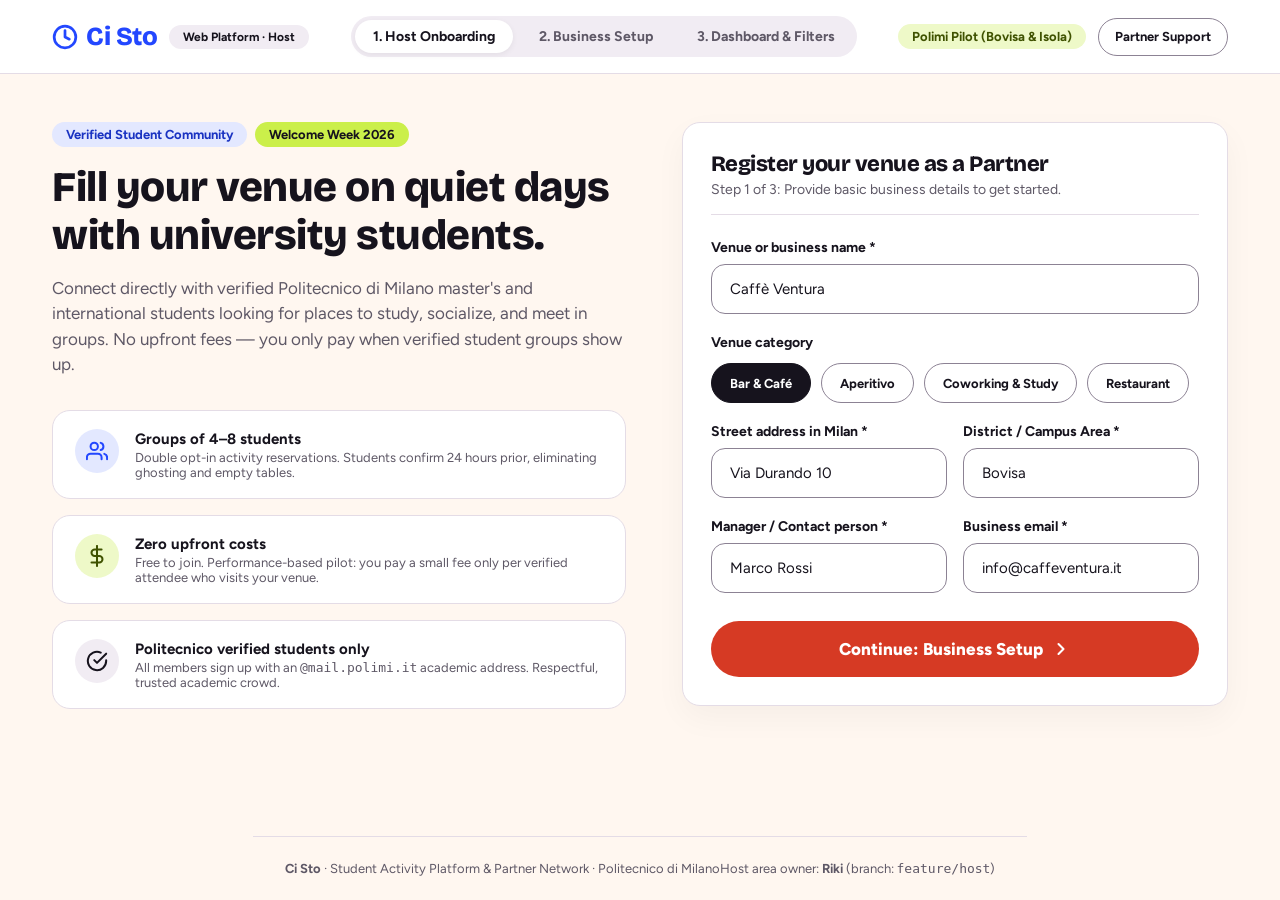
<file: host/index.html>
<!DOCTYPE html>
<html lang="en">
<head>
  <meta charset="UTF-8">
  <meta name="viewport" content="width=device-width, initial-scale=1.0">
  <title>Ci Sto · Host Partner Web Platform</title>
  <!-- Google Fonts: Bricolage Grotesque & Figtree -->
  <link rel="preconnect" href="https://fonts.googleapis.com">
  <link rel="preconnect" href="https://fonts.gstatic.com" crossorigin>
  <link href="https://fonts.googleapis.com/css2?family=Bricolage+Grotesque:opsz,wght@12..96,600;700;800&family=Figtree:wght@400;500;600;700;800&display=swap" rel="stylesheet">
  <link rel="stylesheet" href="tokens.css">
  <style>
    /* Desktop Web Layout Architecture */
    .header-wrapper {
      width: 100%;
      background: var(--color-white);
      border-bottom: 1.5px solid var(--color-line);
      position: sticky;
      top: 0;
      z-index: 100;
    }

    .header-content {
      max-width: var(--desktop-max-width);
      margin: 0 auto;
      padding: 16px 32px;
      display: flex;
      justify-content: space-between;
      align-items: center;
    }

    .brand-group {
      display: flex;
      align-items: center;
      gap: 12px;
    }

    .brand-logo {
      font-size: 26px;
      color: var(--color-blue);
      text-decoration: none;
      display: flex;
      align-items: center;
      gap: 8px;
    }

    .nav-tabs {
      display: flex;
      align-items: center;
      gap: 8px;
      background: var(--color-surface-2);
      padding: 4px;
      border-radius: var(--radius-pill);
    }

    .nav-tab-btn {
      border: none;
      background: transparent;
      padding: 8px 18px;
      border-radius: var(--radius-pill);
      font-family: var(--font-body);
      font-size: 14px;
      font-weight: 700;
      color: var(--color-muted);
      cursor: pointer;
      transition: all 0.15s ease;
      display: flex;
      align-items: center;
      gap: 6px;
    }

    .nav-tab-btn.active {
      background: var(--color-white);
      color: var(--color-ink);
      box-shadow: 0 2px 6px rgba(0, 0, 0, 0.06);
    }

    .page-main {
      max-width: var(--desktop-max-width);
      width: 100%;
      margin: 0 auto;
      padding: 48px 32px 80px;
      flex: 1;
    }

    /* 2-Column Desktop Grid */
    .desktop-grid {
      display: grid;
      grid-template-columns: 1.05fr 1fr;
      gap: 56px;
      align-items: start;
    }

    .desktop-dashboard-grid {
      display: grid;
      grid-template-columns: 1.1fr 1fr;
      gap: 40px;
      align-items: start;
    }

    .view-section {
      display: none;
      animation: fadeIn 0.25s ease-out;
    }

    .view-section.active {
      display: block;
    }

    @keyframes fadeIn {
      from { opacity: 0; transform: translateY(8px); }
      to { opacity: 1; transform: translateY(0); }
    }

    /* Feature Value Cards on Desktop */
    .value-cards-list {
      display: flex;
      flex-direction: column;
      gap: 16px;
      margin-top: 32px;
    }

    .value-card {
      background: var(--color-white);
      border: 1.5px solid var(--color-line);
      border-radius: var(--radius-card);
      padding: 18px 22px;
      display: flex;
      gap: 16px;
      align-items: flex-start;
    }

    .value-icon-circle {
      width: 44px;
      height: 44px;
      border-radius: 50%;
      background: var(--color-blue-tint);
      color: var(--color-blue);
      display: flex;
      align-items: center;
      justify-content: center;
      flex-shrink: 0;
    }

    .chips-group {
      display: flex;
      flex-wrap: wrap;
      gap: 10px;
      margin-top: 4px;
    }

    .form-row {
      display: grid;
      grid-template-columns: 1fr 1fr;
      gap: 16px;
    }

    /* KPI Grid on Dashboard */
    .kpi-row {
      display: grid;
      grid-template-columns: repeat(4, 1fr);
      gap: 16px;
      margin-bottom: 32px;
    }

    .kpi-card {
      background: var(--color-white);
      border: 1.5px solid var(--color-line);
      border-radius: var(--radius-card);
      padding: 20px;
    }

    .kpi-number {
      font-size: 32px;
      font-weight: 800;
      font-family: var(--font-title);
      color: var(--color-blue);
      letter-spacing: -0.5px;
    }

    .kpi-label {
      font-size: 13px;
      font-weight: 600;
      color: var(--color-muted);
      margin-top: 4px;
    }

    /* Live Preview Component Card */
    .preview-phone-frame {
      background: var(--color-surface-2);
      border: 2px dashed var(--color-field-border);
      border-radius: var(--radius-large-card);
      padding: 28px;
    }

    .mockup-card {
      background: var(--color-white);
      border-radius: var(--radius-card);
      border: 1.5px solid var(--color-line);
      overflow: hidden;
      box-shadow: 0 8px 24px rgba(22, 19, 29, 0.06);
    }

    .mockup-img-placeholder {
      height: 180px;
      background: linear-gradient(135deg, #2347FF 0%, #1A33C2 100%);
      padding: 20px;
      display: flex;
      flex-direction: column;
      justify-content: space-between;
      color: white;
    }

    .footer-bar {
      max-width: var(--desktop-max-width);
      margin: 0 auto;
      padding: 24px 32px;
      border-top: 1px solid var(--color-line);
      display: flex;
      justify-content: space-between;
      align-items: center;
      font-size: 13px;
      color: var(--color-muted);
    }
  </style>
</head>
<body>

  <!-- ============================================== -->
  <!-- DESKTOP TOP NAVIGATION                         -->
  <!-- ============================================== -->
  <header class="header-wrapper" role="banner">
    <div class="header-content">
      <div class="brand-group">
        <a href="#" class="brand-logo title-bricolage" aria-label="Ci Sto Platform">
          <svg width="26" height="26" viewBox="0 0 24 24" fill="none" stroke="currentColor" stroke-width="2.5" stroke-linecap="round" stroke-linejoin="round">
            <circle cx="12" cy="12" r="10"></circle>
            <path d="M12 6v6l4 2"></path>
          </svg>
          Ci Sto
        </a>
        <span class="badge badge-surface" style="font-size: 12px;">Web Platform · Host</span>
      </div>

      <!-- Navigation Steps Tabs -->
      <nav class="nav-tabs" aria-label="Desktop steps navigation">
        <button type="button" id="tab-1" class="nav-tab-btn active">
          <span>1. Host Onboarding</span>
        </button>
        <button type="button" id="tab-2" class="nav-tab-btn">
          <span>2. Business Setup</span>
        </button>
        <button type="button" id="tab-3" class="nav-tab-btn">
          <span>3. Dashboard & Filters</span>
        </button>
      </nav>

      <!-- Right Support Pill -->
      <div style="display: flex; align-items: center; gap: 12px;">
        <span class="badge badge-lime-tint">Polimi Pilot (Bovisa & Isola)</span>
        <button type="button" class="btn-outline" style="height: 38px; font-size: 13px; padding: 0 16px;">
          Partner Support
        </button>
      </div>
    </div>
  </header>

  <!-- ============================================== -->
  <!-- MAIN DESKTOP CONTENT                           -->
  <!-- ============================================== -->
  <main class="page-main" role="main">

    <!-- ============================================== -->
    <!-- VIEW 1: HOST ONBOARDING (DESKTOP)              -->
    <!-- ============================================== -->
    <section id="step-onboarding" class="view-section active" aria-labelledby="hero-title">
      <div class="desktop-grid">
        
        <!-- Left Column: Hero & Value Props -->
        <div>
          <div style="display: flex; gap: 8px; margin-bottom: 16px;">
            <span class="badge badge-blue-tint">Verified Student Community</span>
            <span class="badge badge-lime">Welcome Week 2026</span>
          </div>

          <h1 id="hero-title" class="title-bricolage" style="font-size: 42px; line-height: 1.15; margin-bottom: 16px;">
            Fill your venue on quiet days with university students.
          </h1>

          <p class="body-figtree" style="font-size: 17px; line-height: 1.5; color: var(--color-muted); margin-bottom: 24px;">
            Connect directly with verified Politecnico di Milano master's and international students looking for places to study, socialize, and meet in groups. No upfront fees — you only pay when verified student groups show up.
          </p>

          <!-- Value feature cards -->
          <div class="value-cards-list">
            <div class="value-card">
              <div class="value-icon-circle">
                <svg width="22" height="22" viewBox="0 0 24 24" fill="none" stroke="currentColor" stroke-width="2.2" stroke-linecap="round" stroke-linejoin="round">
                  <path d="M17 21v-2a4 4 0 0 0-4-4H5a4 4 0 0 0-4 4v2"></path>
                  <circle cx="9" cy="7" r="4"></circle>
                  <path d="M23 21v-2a4 4 0 0 0-3-3.87"></path>
                  <path d="M16 3.13a4 4 0 0 1 0 7.75"></path>
                </svg>
              </div>
              <div>
                <strong style="font-size: 15px; color: var(--color-ink);">Groups of 4–8 students</strong>
                <p style="font-size: 13px; color: var(--color-muted); margin-top: 2px;">
                  Double opt-in activity reservations. Students confirm 24 hours prior, eliminating ghosting and empty tables.
                </p>
              </div>
            </div>

            <div class="value-card">
              <div class="value-icon-circle" style="background: var(--color-lime-tint); color: var(--color-lime-text);">
                <svg width="22" height="22" viewBox="0 0 24 24" fill="none" stroke="currentColor" stroke-width="2.2" stroke-linecap="round" stroke-linejoin="round">
                  <line x1="12" y1="1" x2="12" y2="23"></line>
                  <path d="M17 5H9.5a3.5 3.5 0 0 0 0 7h5a3.5 3.5 0 0 1 0 7H6"></path>
                </svg>
              </div>
              <div>
                <strong style="font-size: 15px; color: var(--color-ink);">Zero upfront costs</strong>
                <p style="font-size: 13px; color: var(--color-muted); margin-top: 2px;">
                  Free to join. Performance-based pilot: you pay a small fee only per verified attendee who visits your venue.
                </p>
              </div>
            </div>

            <div class="value-card">
              <div class="value-icon-circle" style="background: var(--color-surface-2); color: var(--color-ink);">
                <svg width="22" height="22" viewBox="0 0 24 24" fill="none" stroke="currentColor" stroke-width="2.2" stroke-linecap="round" stroke-linejoin="round">
                  <path d="M22 11.08V12a10 10 0 1 1-5.93-9.14"></path>
                  <polyline points="22 4 12 14.01 9 11.01"></polyline>
                </svg>
              </div>
              <div>
                <strong style="font-size: 15px; color: var(--color-ink);">Politecnico verified students only</strong>
                <p style="font-size: 13px; color: var(--color-muted); margin-top: 2px;">
                  All members sign up with an <code>@mail.polimi.it</code> academic address. Respectful, trusted academic crowd.
                </p>
              </div>
            </div>
          </div>
        </div>

        <!-- Right Column: Registration Card -->
        <div class="card" style="box-shadow: 0 12px 32px rgba(22, 19, 29, 0.04);">
          <div style="border-bottom: 1.5px solid var(--color-line); padding-bottom: 16px; margin-bottom: 24px;">
            <h2 class="title-bricolage" style="font-size: 22px; color: var(--color-ink);">
              Register your venue as a Partner
            </h2>
            <p style="font-size: 14px; color: var(--color-muted); margin-top: 4px;">
              Step 1 of 3: Provide basic business details to get started.
            </p>
          </div>

          <div class="input-group">
            <label for="venue-name">Venue or business name *</label>
            <input type="text" id="venue-name" class="text-input" placeholder="e.g. Caffè Ventura, Bar Lumen..." value="Caffè Ventura">
          </div>

          <div class="input-group">
            <label>Venue category</label>
            <div class="chips-group" id="chips-category" role="group" aria-label="Select venue type">
              <button type="button" class="chip active" data-val="Bar & Café">Bar & Café</button>
              <button type="button" class="chip" data-val="Aperitivo">Aperitivo</button>
              <button type="button" class="chip" data-val="Coworking & Study">Coworking & Study</button>
              <button type="button" class="chip" data-val="Restaurant">Restaurant</button>
            </div>
          </div>

          <div class="form-row">
            <div class="input-group">
              <label for="venue-address">Street address in Milan *</label>
              <input type="text" id="venue-address" class="text-input" placeholder="e.g. Via Durando 10" value="Via Durando 10">
            </div>
            <div class="input-group">
              <label for="venue-district">District / Campus Area *</label>
              <input type="text" id="venue-district" class="text-input" placeholder="e.g. Bovisa, Isola..." value="Bovisa">
            </div>
          </div>

          <div class="form-row">
            <div class="input-group">
              <label for="contact-name">Manager / Contact person *</label>
              <input type="text" id="contact-name" class="text-input" placeholder="e.g. Marco Rossi" value="Marco Rossi">
            </div>
            <div class="input-group">
              <label for="contact-email">Business email *</label>
              <input type="email" id="contact-email" class="text-input" placeholder="manager@venue.com" value="info@caffeventura.it">
            </div>
          </div>

          <div style="margin-top: 8px;">
            <button type="button" id="btn-to-step-2" class="btn-primary" style="width: 100%;">
              <span>Continue: Business Setup</span>
              <svg width="20" height="20" viewBox="0 0 24 24" fill="none" stroke="currentColor" stroke-width="2.5" stroke-linecap="round" stroke-linejoin="round">
                <polyline points="9 18 15 12 9 6"></polyline>
              </svg>
            </button>
          </div>
        </div>

      </div>
    </section>

    <!-- ============================================== -->
    <!-- VIEW 2: BUSINESS SETUP (DESKTOP)               -->
    <!-- ============================================== -->
    <section id="step-setup" class="view-section" aria-labelledby="setup-title">
      <div class="desktop-grid">

        <!-- Left Column: Business Setup Form -->
        <div class="card">
          <div style="border-bottom: 1.5px solid var(--color-line); padding-bottom: 16px; margin-bottom: 24px;">
            <div style="display: flex; justify-content: space-between; align-items: baseline;">
              <h2 id="setup-title" class="title-bricolage" style="font-size: 24px;">
                Configure group availability & perks
              </h2>
              <span class="badge badge-surface">Step 2 of 3</span>
            </div>
            <p style="font-size: 14px; color: var(--color-muted); margin-top: 4px;">
              Specify how many students you can comfortably seat and set up special offers for Ci Sto Plus members.
            </p>
          </div>

          <!-- Capacity -->
          <div class="input-group">
            <label>Reserved spots per group table</label>
            <div class="chips-group" id="chips-capacity" role="group">
              <button type="button" class="chip" data-val="4-6">4–6 spots</button>
              <button type="button" class="chip active" data-val="6-8">6–8 spots (Standard)</button>
              <button type="button" class="chip" data-val="8-12">8–12 spots</button>
              <button type="button" class="chip" data-val="12+">12+ spots (Entire room)</button>
            </div>
          </div>

          <!-- Time slots -->
          <div class="input-group">
            <label>Preferred time slots for student group visits</label>
            <div class="chips-group" id="chips-time" role="group">
              <button type="button" class="chip" data-val="Morning">Morning Coffee (08:30–12:00)</button>
              <button type="button" class="chip" data-val="Afternoon">Afternoon Study (14:00–18:00)</button>
              <button type="button" class="chip active" data-val="Aperitivo">Evening Aperitivo (18:30–21:00)</button>
              <button type="button" class="chip" data-val="Late Night">Late Night (21:30+)</button>
            </div>
          </div>

          <!-- Ci Sto Plus perk builder -->
          <div class="notice-box" role="status" style="border-radius: var(--radius-card); padding: 18px 20px;">
            <div style="display: flex; align-items: center; gap: 8px; margin-bottom: 8px;">
              <span class="badge badge-lime">Ci Sto Plus Deal</span>
              <strong style="color: var(--color-ink);">Official Member Benefit</strong>
            </div>
            <p style="font-size: 13px; color: var(--color-blue-dark); line-height: 1.45;">
              Ci Sto Plus subscribers unlock partner discounts nearby. Participating venues receive priority placement on student map searches.
            </p>
          </div>

          <div class="input-group">
            <label for="perk-title">Proposed deal or discount headline</label>
            <input type="text" id="perk-title" class="text-input" placeholder="e.g. -20% on coffee & evening aperitivo" value="-20% on coffee & evening drinks">
          </div>

          <div class="form-row">
            <div class="input-group">
              <label for="instagram-url">Instagram handle or photos</label>
              <input type="text" id="instagram-url" class="text-input" placeholder="@yourvenue" value="@caffeventura_milano">
            </div>
            <div class="input-group">
              <label for="booking-notice">Advance booking notice</label>
              <input type="text" id="booking-notice" class="text-input" placeholder="e.g. 24 hours prior" value="24 hours before">
            </div>
          </div>

          <div style="display: flex; gap: 14px; margin-top: 16px;">
            <button type="button" id="btn-back-to-1" class="btn-outline" style="width: 35%;">← Back to Details</button>
            <button type="button" id="btn-to-step-3" class="btn-primary" style="width: 65%;">
              <span>Go to Host Filters & Dashboard →</span>
            </button>
          </div>
        </div>

        <!-- Right Column: Live Student Feed Preview -->
        <div class="preview-phone-frame">
          <div style="display: flex; justify-content: space-between; align-items: center; margin-bottom: 16px;">
            <span style="font-size: 13px; font-weight: 800; color: var(--color-muted); text-transform: uppercase; letter-spacing: 0.5px;">
              Live Student Feed Preview
            </span>
            <span class="badge badge-lime-tint">How students see your venue</span>
          </div>

          <div class="mockup-card">
            <div class="mockup-img-placeholder">
              <div style="display: flex; justify-content: space-between; align-items: center;">
                <span class="badge badge-lime" style="font-size: 11px;">Partner Venue</span>
                <span class="badge" style="background: rgba(0,0,0,0.4); color: white; font-size: 11px;">120m from Polimi</span>
              </div>
              <div>
                <span style="font-size: 12px; font-weight: 600; opacity: 0.9;">Bovisa Campus Area</span>
                <h3 id="preview-venue-name" class="title-bricolage" style="font-size: 22px; color: white;">Caffè Ventura</h3>
              </div>
            </div>

            <div style="padding: 20px;">
              <div style="display: flex; justify-content: space-between; align-items: center; margin-bottom: 12px;">
                <span id="preview-perk-badge" class="badge badge-lime-tint" style="font-size: 13px;">
                  −20% with Ci Sto Plus
                </span>
                <span style="font-size: 13px; font-weight: 700; color: var(--color-success);">
                  Open until 23:00
                </span>
              </div>

              <p style="font-size: 14px; color: var(--color-muted); line-height: 1.45; margin-bottom: 16px;">
                Spacious student-friendly tables, fast Wi-Fi, and reserved areas for Politecnico study sessions and evening drinks.
              </p>

              <div style="border-top: 1px solid var(--color-line); padding-top: 14px; display: flex; justify-content: space-between; align-items: center; font-size: 12px; color: var(--color-muted);">
                <span>👥 Reserved for groups: <strong>6–8 spots</strong></span>
                <span>⭐ Vibe score: <strong>4.9/5</strong></span>
              </div>
            </div>
          </div>
        </div>

      </div>
    </section>

    <!-- ============================================== -->
    <!-- VIEW 3: HOST DASHBOARD & FILTERS (DESKTOP)     -->
    <!-- ============================================== -->
    <section id="step-filters" class="view-section" aria-labelledby="dash-title">
      
      <!-- Top Title and Status Header -->
      <div style="display: flex; justify-content: space-between; align-items: center; margin-bottom: 28px;">
        <div>
          <h1 id="dash-title" class="title-bricolage" style="font-size: 32px;">
            Host Dashboard & Filters
          </h1>
          <p style="font-size: 15px; color: var(--color-muted); margin-top: 4px;">
            Manage venue filters, view incoming student group reservations, and track pilot performance.
          </p>
        </div>
        <div style="display: flex; align-items: center; gap: 10px;">
          <span class="badge badge-lime" style="font-size: 14px; padding: 8px 18px;">
            ● Active Partner (Bovisa)
          </span>
          <button type="button" id="btn-back-to-setup" class="btn-outline" style="height: 42px; font-size: 13px;">
            Edit Venue Settings
          </button>
        </div>
      </div>

      <!-- Desktop 4-KPI Row -->
      <div class="kpi-row">
        <div class="kpi-card">
          <div class="kpi-number">24</div>
          <div class="kpi-label">Polimi Students Hosted</div>
        </div>
        <div class="kpi-card">
          <div class="kpi-number">5</div>
          <div class="kpi-label">Confirmed Group Plans</div>
        </div>
        <div class="kpi-card">
          <div class="kpi-number">€340</div>
          <div class="kpi-label">Estimated Food & Drink Spend</div>
        </div>
        <div class="kpi-card">
          <div class="kpi-number">4.9 ★</div>
          <div class="kpi-label">Student Vibe Score</div>
        </div>
      </div>

      <!-- 2-Column Dashboard Grid -->
      <div class="desktop-dashboard-grid">

        <!-- Column A: Filters Management Card -->
        <div class="card">
          <div style="border-bottom: 1.5px solid var(--color-line); padding-bottom: 16px; margin-bottom: 24px; display: flex; justify-content: space-between; align-items: center;">
            <div>
              <h2 class="title-bricolage" style="font-size: 20px;">Accepted Plan Filters</h2>
              <p style="font-size: 13px; color: var(--color-muted);">Only allow student plans that match these criteria to reserve your venue.</p>
            </div>
            <span class="badge badge-lime-tint">Auto-filter active</span>
          </div>

          <!-- Language Filter -->
          <div class="input-group">
            <label>Student group language</label>
            <div class="chips-group" id="filter-lang" role="group">
              <button type="button" class="chip active" data-val="all">All languages</button>
              <button type="button" class="chip" data-val="it">Italian only</button>
              <button type="button" class="chip" data-val="en">English / International</button>
            </div>
          </div>

          <!-- Faculty Filter -->
          <div class="input-group">
            <label>Politecnico field of study</label>
            <div class="chips-group" id="filter-faculty" role="group">
              <button type="button" class="chip active" data-val="all">All fields</button>
              <button type="button" class="chip" data-val="design">Design</button>
              <button type="button" class="chip" data-val="ing">Engineering</button>
              <button type="button" class="chip" data-val="arch">Architecture</button>
            </div>
          </div>

          <!-- Budget Bracket -->
          <div class="input-group">
            <label>Budget bracket per student</label>
            <div class="chips-group" id="filter-budget" role="group">
              <button type="button" class="chip active" data-val="free">Free / Regular order</button>
              <button type="button" class="chip" data-val="under10">Under €10</button>
              <button type="button" class="chip" data-val="10-20">€10–€20</button>
            </div>
          </div>

          <!-- Minimum Notice -->
          <div class="input-group">
            <label>Double opt-in & Confirmation rule</label>
            <div style="background: var(--color-surface-2); border-radius: var(--radius-small-card); padding: 14px; font-size: 13px; color: var(--color-ink); line-height: 1.4;">
              ✓ Groups must confirm attendance <strong>24 hours before</strong>.<br>
              ✓ Minimum 4 students, maximum 8 students per table.
            </div>
          </div>

          <button type="button" id="btn-save-filters" class="btn-secondary" style="width: 100%; margin-top: 8px;">
            Save & Update Filter Preferences
          </button>
        </div>

        <!-- Column B: Live Plans Calendar & Upcoming Bookings -->
        <div>
          <div style="display: flex; justify-content: space-between; align-items: center; margin-bottom: 16px;">
            <h2 class="title-bricolage" style="font-size: 20px;">Upcoming Student Visits</h2>
            <span style="font-size: 13px; color: var(--color-blue); font-weight: 700;">2 reservations this week</span>
          </div>

          <div style="display: flex; flex-direction: column; gap: 16px;">
            
            <!-- Reservation 1 -->
            <div class="card card-highlight">
              <div style="display: flex; justify-content: space-between; align-items: flex-start; margin-bottom: 10px;">
                <div>
                  <span class="badge badge-lime-tint" style="font-size: 11px; margin-bottom: 6px;">7/8 Confirmed</span>
                  <h3 class="title-bricolage" style="font-size: 18px; color: var(--color-ink);">Welcome Design Aperitivo</h3>
                </div>
                <span style="font-size: 14px; font-weight: 800; color: var(--color-blue);">Thu 20 Nov · 19:30</span>
              </div>
              <p style="font-size: 13px; color: var(--color-muted); line-height: 1.45; margin-bottom: 14px;">
                Organizer: <strong>Elena</strong> (Politecnico Design Master) · Table reserved for 8 · Budget: Under €10 aperitivo.
              </p>
              <div style="display: flex; gap: 10px;">
                <button type="button" class="btn-secondary" style="height: 38px; font-size: 13px; padding: 0 16px;">
                  Confirm Table Ready
                </button>
                <button type="button" class="btn-outline" style="height: 38px; font-size: 13px; padding: 0 14px;">
                  Message Group
                </button>
              </div>
            </div>

            <!-- Reservation 2 -->
            <div class="card">
              <div style="display: flex; justify-content: space-between; align-items: flex-start; margin-bottom: 10px;">
                <div>
                  <span class="badge badge-blue-tint" style="font-size: 11px; margin-bottom: 6px;">4/6 Confirmed</span>
                  <h3 class="title-bricolage" style="font-size: 18px; color: var(--color-ink);">Study & Coffee Sprint</h3>
                </div>
                <span style="font-size: 14px; font-weight: 800; color: var(--color-ink);">Fri 21 Nov · 15:00</span>
              </div>
              <p style="font-size: 13px; color: var(--color-muted); line-height: 1.45; margin-bottom: 14px;">
                Organizer: <strong>Matteo</strong> (Management Engineering) · 4 students with laptops · Afternoon study slot.
              </p>
              <div style="display: flex; gap: 10px;">
                <button type="button" class="btn-outline" style="height: 38px; font-size: 13px; padding: 0 14px;">
                  View Plan Details
                </button>
              </div>
            </div>

          </div>
        </div>

      </div>
    </section>

  </main>

  <!-- Desktop Footer -->
  <footer class="footer-bar">
    <div>
      <strong>Ci Sto</strong> · Student Activity Platform & Partner Network · Politecnico di Milano
    </div>
    <div>
      Host area owner: <strong>Riki</strong> (branch: <code>feature/host</code>)
    </div>
  </footer>

  <script src="host.js"></script>
</body>
</html>
</file>
<file: host/tokens.css>
/* Ci Sto Design System - Host Web Platform Tokens & Desktop Layout */
:root {
  /* Colour Tokens */
  --color-blue: #2347FF;
  --color-blue-dark: #1A33C2;
  --color-blue-tint: #E3E8FF;
  --color-lime: #CBEF4A;
  --color-lime-tint: #EEF9C8;
  --color-lime-text: #3F5200;
  --color-ink: #16131D;
  --color-cream: #FFF7F0;
  --color-white: #FFFFFF;
  --color-ci-sto-red: #D63A24;
  --color-muted: #5E5866;
  --color-line: #E4DCE6;
  --color-surface-2: #F1ECF3;
  --color-field-border: #8C8294;
  --color-success: #3F7A1F;

  /* Typography */
  --font-title: 'Bricolage Grotesque', sans-serif;
  --font-body: 'Figtree', sans-serif;

  /* Radii */
  --radius-pill: 999px;
  --radius-large-card: 22px;
  --radius-card: 18px;
  --radius-small-card: 14px;

  /* Max Container Width for Desktop */
  --desktop-max-width: 1240px;
}

* {
  box-sizing: border-box;
  margin: 0;
  padding: 0;
}

body {
  background-color: var(--color-cream);
  color: var(--color-ink);
  font-family: var(--font-body);
  -webkit-font-smoothing: antialiased;
  min-height: 100vh;
  display: flex;
  flex-direction: column;
}

/* Accessibility Focus Ring */
button:focus-visible,
input:focus-visible,
select:focus-visible,
[tabindex]:focus-visible {
  outline: 3px solid var(--color-blue);
  outline-offset: 2px;
}

/* Typography styles */
.title-bricolage {
  font-family: var(--font-title);
  font-weight: 800;
  letter-spacing: -0.5px;
}

.body-figtree {
  font-family: var(--font-body);
}

/* Reusable Components */
.btn-primary {
  height: 56px;
  border-radius: var(--radius-pill);
  background-color: var(--color-ci-sto-red);
  color: var(--color-white);
  font-family: var(--font-body);
  font-size: 17px;
  font-weight: 800;
  border: none;
  cursor: pointer;
  display: inline-flex;
  align-items: center;
  justify-content: center;
  gap: 8px;
  padding: 0 32px;
  transition: transform 0.15s ease, opacity 0.15s ease, box-shadow 0.15s ease;
  min-width: 44px;
  min-height: 44px;
}

.btn-primary:hover {
  opacity: 0.95;
  box-shadow: 0 4px 14px rgba(214, 58, 36, 0.25);
}

.btn-primary:active {
  transform: scale(0.98);
}

.btn-secondary {
  height: 48px;
  border-radius: var(--radius-pill);
  background-color: var(--color-blue);
  color: var(--color-white);
  font-family: var(--font-body);
  font-size: 15px;
  font-weight: 800;
  border: none;
  cursor: pointer;
  display: inline-flex;
  align-items: center;
  justify-content: center;
  gap: 8px;
  padding: 0 24px;
  transition: background-color 0.15s ease;
}

.btn-secondary:hover {
  background-color: var(--color-blue-dark);
}

.btn-outline {
  height: 48px;
  border-radius: var(--radius-pill);
  background-color: transparent;
  color: var(--color-ink);
  font-family: var(--font-body);
  font-size: 15px;
  font-weight: 700;
  border: 1.5px solid var(--color-field-border);
  cursor: pointer;
  display: inline-flex;
  align-items: center;
  justify-content: center;
  padding: 0 20px;
  transition: all 0.15s ease;
}

.btn-outline:hover {
  border-color: var(--color-ink);
  background-color: var(--color-surface-2);
}

.badge {
  display: inline-flex;
  align-items: center;
  gap: 6px;
  padding: 6px 14px;
  border-radius: var(--radius-pill);
  font-size: 13px;
  font-weight: 700;
  line-height: 1;
}

.badge-lime {
  background-color: var(--color-lime);
  color: var(--color-ink);
}

.badge-lime-tint {
  background-color: var(--color-lime-tint);
  color: var(--color-lime-text);
}

.badge-blue-tint {
  background-color: var(--color-blue-tint);
  color: var(--color-blue-dark);
}

.badge-surface {
  background-color: var(--color-surface-2);
  color: var(--color-ink);
}

.chip {
  min-height: 40px;
  padding: 8px 18px;
  border-radius: var(--radius-pill);
  border: 1.5px solid var(--color-field-border);
  background-color: var(--color-white);
  color: var(--color-ink);
  font-family: var(--font-body);
  font-size: 13px;
  font-weight: 700;
  cursor: pointer;
  display: inline-flex;
  align-items: center;
  justify-content: center;
  transition: all 0.15s ease;
  user-select: none;
}

.chip.active {
  background-color: var(--color-ink);
  color: var(--color-white);
  border-color: var(--color-ink);
}

.chip:hover:not(.active) {
  border-color: var(--color-ink);
}

.card {
  background-color: var(--color-white);
  border-radius: var(--radius-card);
  border: 1.5px solid var(--color-line);
  padding: 28px;
}

.card-highlight {
  border-color: var(--color-blue);
}

.input-group {
  display: flex;
  flex-direction: column;
  gap: 8px;
  margin-bottom: 20px;
}

.input-group label {
  font-size: 14px;
  font-weight: 700;
  color: var(--color-ink);
}

.text-input {
  height: 50px;
  border-radius: 14px;
  border: 1.5px solid var(--color-field-border);
  background-color: var(--color-white);
  padding: 0 18px;
  font-family: var(--font-body);
  font-size: 15px;
  color: var(--color-ink);
  width: 100%;
  transition: border-color 0.15s ease;
}

.text-input::placeholder {
  color: var(--color-muted);
}

.text-input:focus {
  border-color: var(--color-blue);
}
</file>
